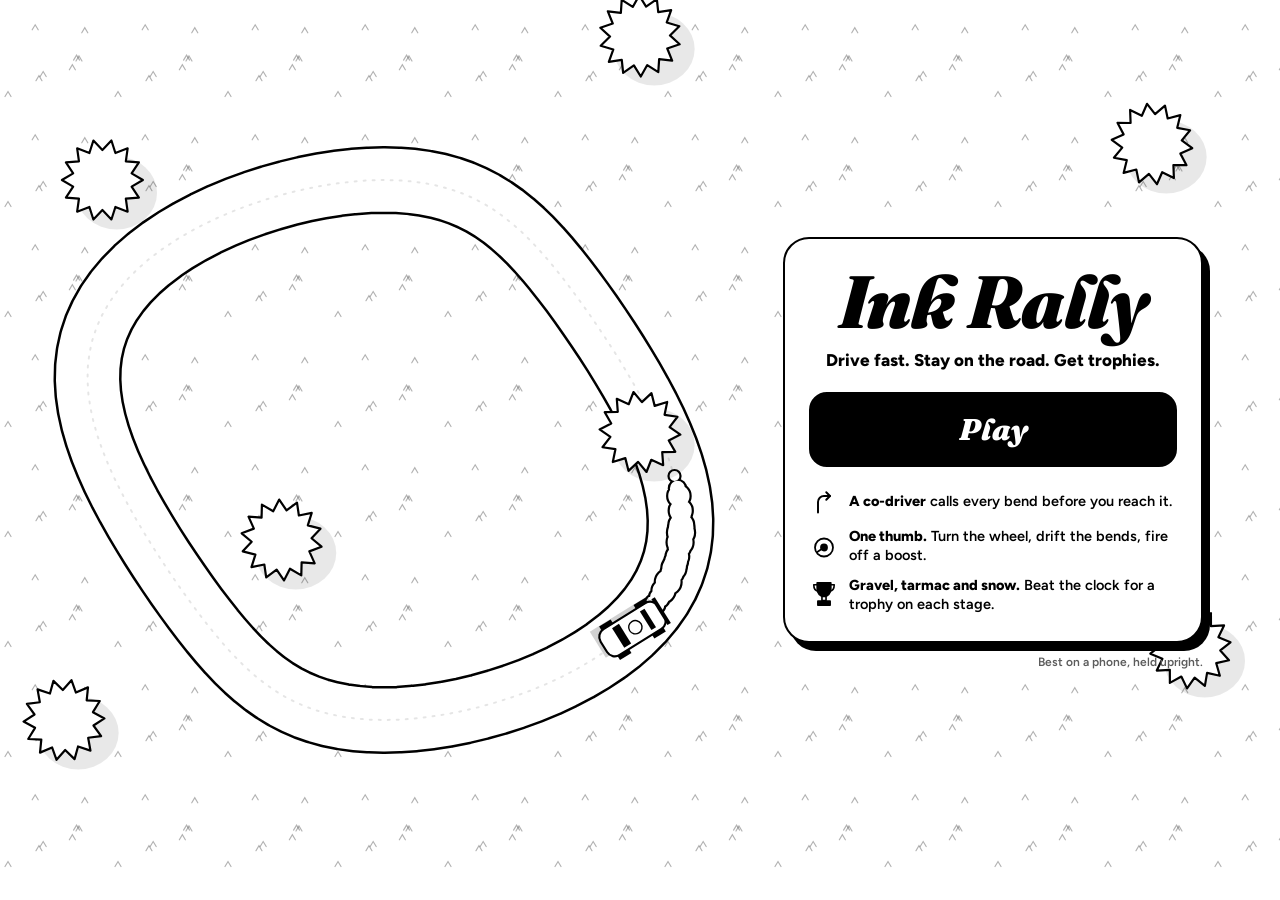
<file: index.html>
<!doctype html>
<html lang="en">
<head>
<meta charset="utf-8">
<meta name="viewport" content="width=device-width, initial-scale=1, viewport-fit=cover">
<title>Ink Rally: drive fast, stay on the road, get trophies</title>
<meta name="description" content="A minimal ink-drawn mobile rally game. Three stages, a co-driver calling every bend, and one thumb on the wheel.">
<meta name="theme-color" content="#ffffff">
<link rel="manifest" href="/manifest.webmanifest">
<link rel="icon" type="image/svg+xml" href="/icons/icon.svg">
<meta name="apple-mobile-web-app-capable" content="yes">
<meta name="mobile-web-app-capable" content="yes">
<meta name="apple-mobile-web-app-title" content="Ink Rally">
<meta property="og:type" content="website">
<meta property="og:site_name" content="Ink Rally">
<meta property="og:title" content="Ink Rally">
<meta property="og:description" content="Drive fast. Stay on the road. Get trophies.">
<link rel="preconnect" href="https://fonts.googleapis.com">
<link rel="preconnect" href="https://fonts.gstatic.com" crossorigin>
<link href="https://fonts.googleapis.com/css2?family=Fraunces:ital,opsz,wght@1,9..144,900&family=Figtree:wght@600;800&display=swap" rel="stylesheet">
<style>
:root{--paper:#fff;--ink:#000;--soft:#5c5c5c;--display:"Fraunces",Georgia,serif;--ui:"Figtree",system-ui,-apple-system,"Segoe UI",sans-serif;color-scheme:light;box-sizing:border-box}
@media (prefers-color-scheme:dark){:root:not([data-theme="light"]){--paper:#fff;--ink:#000;--soft:#5c5c5c}}
*,*::before,*::after{box-sizing:inherit}
html,body{margin:0;min-height:100%;background:var(--paper);color:var(--ink);font-family:var(--ui)}
canvas{position:fixed;inset:0;width:100%;height:100%;display:block;z-index:0}
main{position:relative;z-index:1;min-height:100vh;min-height:100dvh;display:grid;place-items:end center;align-content:end;padding:24px 16px calc(env(safe-area-inset-bottom,0px) + 18px)}
@media (min-aspect-ratio:1/1){main{place-items:center end;align-content:center;padding-right:6vw}}
.card{width:min(420px,100%);background:var(--paper);border:2.5px solid var(--ink);border-radius:26px;box-shadow:7px 8px 0 var(--ink);padding:28px 24px 22px;text-align:center;
  animation:in .8s cubic-bezier(.3,.7,.3,1) both .2s}
@keyframes in{0%{opacity:0;transform:translateY(60px) scale(.8,1.2)}55%{opacity:1;transform:translateY(-8px) scale(1.04,.96)}78%{transform:translateY(2px) scale(.99,1.01)}100%{transform:none}}
h1{font-family:var(--display);font-style:italic;font-weight:900;font-size:clamp(50px,14vw,74px);line-height:.95;margin:0;letter-spacing:-.01em}
.tag{font-weight:800;font-size:17px;margin:12px 0 22px}
.play{display:block;width:100%;background:var(--ink);color:var(--paper);text-decoration:none;border-radius:18px;padding:17px 20px;font-family:var(--display);font-style:italic;font-weight:900;font-size:30px;
  border:2.5px solid var(--ink);transition:transform .22s cubic-bezier(.34,1.56,.64,1)}
.play:hover{transform:translateY(-2px)}
.play:active{transform:scale(1.04,.9)}
.play:focus-visible{outline:3px solid var(--ink);outline-offset:4px}
.feats{list-style:none;padding:0;margin:20px 0 4px;display:grid;gap:10px;text-align:left}
.feats li{display:grid;grid-template-columns:30px 1fr;gap:10px;align-items:center;font-weight:600;font-size:14.5px;line-height:1.35}
.feats svg{width:30px;height:30px}
.feats b{font-weight:800}
footer{margin-top:12px;font-size:12px;font-weight:600;color:var(--soft)}
@media (prefers-reduced-motion:reduce){.card{animation:none}}
</style>
</head>
<body>
<canvas id="c" aria-hidden="true"></canvas>
<main>
  <div class="card">
    <h1>Ink Rally</h1>
    <p class="tag">Drive fast. Stay on the road. Get trophies.</p>
    <a class="play" href="/play/">Play</a>
    <ul class="feats">
      <li><svg viewBox="0 0 40 40" aria-hidden="true"><g fill="none" stroke="#000" stroke-width="2.6" stroke-linecap="round" stroke-linejoin="round"><path d="M12 34V20a8 8 0 0 1 8-8h8"/><path d="M23 7l5 5-5 5"/></g></svg><span><b>A co-driver</b> calls every bend before you reach it.</span></li>
      <li><svg viewBox="0 0 40 40" aria-hidden="true"><g stroke="#000" stroke-width="2.4" fill="none" stroke-linecap="round"><circle cx="20" cy="22" r="12" fill="#fff"/><circle cx="20" cy="22" r="4" fill="#000"/><path d="M20 22l-9 6"/></g></svg><span><b>One thumb.</b> Turn the wheel, drift the bends, fire off a boost.</span></li>
      <li><svg viewBox="0 0 40 44" aria-hidden="true"><g stroke="#000" stroke-width="2.4" stroke-linejoin="round" stroke-linecap="round"><path d="M10 7H5c0 6 3 9 6.5 9.5M30 7h5c0 6-3 9-6.5 9.5" fill="none"/><path d="M10 4h20v9c0 7-4.5 11-10 11S10 20 10 13z" fill="#000"/><path d="M17 24h6v6h-6z" fill="#fff"/><path d="M11 31h18v6H11z" fill="#000"/></g></svg><span><b>Gravel, tarmac and snow.</b> Beat the clock for a trophy on each stage.</span></li>
    </ul>
  </div>
  <footer>Best on a phone, held upright.</footer>
</main>
<script>
if('serviceWorker' in navigator&&location.protocol==='https:') navigator.serviceWorker.register('/sw.js').catch(()=>{});
/* ---------- an ink rally car sliding round a loop of gravel behind the card ---------- */
(()=>{
  const cv=document.getElementById('c'), ctx=cv.getContext('2d'), TAU=Math.PI*2;
  const still=matchMedia('(prefers-reduced-motion: reduce)').matches;
  let W=0,H=0,D=1,pat=null;
  function tile(){ const c=document.createElement('canvas'); c.width=c.height=Math.round(110*D); const g=c.getContext('2d'); g.scale(D,D);
    g.fillStyle='#fff'; g.fillRect(0,0,110,110); g.strokeStyle='#000'; g.globalAlpha=.3; g.lineWidth=1.2; g.lineCap='round';
    let s=7; const r=()=>{ s=(s*16807)%2147483647; return (s-1)/2147483646; };
    for(let i=0;i<8;i++){ const x=8+r()*94,y=8+r()*94; g.beginPath(); g.moveTo(x-3,y+2); g.lineTo(x,y-3); g.lineTo(x+3,y+2); g.stroke(); }
    pat=ctx.createPattern(c,'repeat'); pat.setTransform&&pat.setTransform(new DOMMatrix([1/D,0,0,1/D,0,0])); }
  function resize(){ D=Math.min(2,devicePixelRatio||1); W=innerWidth; H=innerHeight; cv.width=W*D; cv.height=H*D; tile(); }
  addEventListener('resize',resize); resize();
  // the loop lives above the card in portrait and beside it in landscape
  const box=()=>H>W?{x:W/2,y:H*.22,rx:W*.36,ry:H*.14}:{x:W*.3,y:H/2,rx:W*.22,ry:H*.3};
  const at=u=>{ const b=box(), a=u*TAU; return [b.x+Math.cos(a)*b.rx*(1+.18*Math.sin(2*a)), b.y+Math.sin(a)*b.ry]; };
  const trees=[[.08,.1],[.9,.08],[.5,.02],[.93,.36],[.05,.4],[.5,.24],[.22,.3],[.76,.2]];
  const dust=[];
  let t0=performance.now(), last=t0;
  function frame(now){
    const t=still?2:(now-t0)/1000, dt=Math.min(.05,(now-last)/1000); last=now;
    ctx.setTransform(D,0,0,D,0,0); ctx.fillStyle=pat; ctx.fillRect(0,0,W,H);
    const s=Math.min(W,H), rw=Math.max(26,s*.07); ctx.lineCap=ctx.lineJoin='round';
    const road=()=>{ ctx.beginPath(); for(let i=0;i<=120;i++){ const [x,y]=at(i/120); i?ctx.lineTo(x,y):ctx.moveTo(x,y); } ctx.closePath(); };
    road(); ctx.strokeStyle='#000'; ctx.lineWidth=rw+5; ctx.stroke(); road(); ctx.strokeStyle='#fff'; ctx.lineWidth=rw; ctx.stroke();
    ctx.save(); ctx.globalAlpha=.1; ctx.lineWidth=2; ctx.strokeStyle='#000'; road(); ctx.setLineDash([2,7]); ctx.stroke(); ctx.restore();
    // the car goes round, its tail hanging out through the tighter ends
    const u=(t*.09)%1, [x,y]=at(u), [x2,y2]=at(u+.004), dir=Math.atan2(y2-y,x2-x), slide=.45*Math.pow(Math.abs(Math.cos(u*TAU)),3);
    if(!still&&Math.random()<.7) dust.push({x:x-Math.cos(dir)*12,y:y-Math.sin(dir)*12,r:3+Math.random()*3,t:0,life:.7+Math.random()*.6});
    for(let i=dust.length-1;i>=0;i--){ const d=dust[i]; d.t+=dt; if(d.t>d.life) dust.splice(i,1); }
    const R=d=>{ const k=d.t/d.life; return (d.r+10*Math.sqrt(k))*(k>.65?1-(k-.65)/.35:1); };
    ctx.fillStyle='#000'; ctx.beginPath(); dust.forEach(d=>{ const r=R(d)+2.2; ctx.moveTo(d.x+r,d.y); ctx.arc(d.x,d.y,r,0,TAU); }); ctx.fill();
    ctx.fillStyle='#fff'; ctx.beginPath(); dust.forEach(d=>{ const r=R(d); ctx.moveTo(d.x+r,d.y); ctx.arc(d.x,d.y,r,0,TAU); }); ctx.fill();
    const L=Math.max(30,s*.075), Wd=L*.45;
    ctx.save(); ctx.translate(x,y); ctx.rotate(dir+slide);
    ctx.fillStyle='rgba(0,0,0,.18)'; ctx.fillRect(-L/2+4,-Wd/2+5,L,Wd);
    ctx.fillStyle='#000'; [[.3,-.55],[.3,.55],[-.3,-.55],[-.3,.55]].forEach(([a,b])=>ctx.fillRect(a*L-L*.1,b*Wd-Wd*.1,L*.2,Wd*.2));
    ctx.beginPath(); ctx.roundRect?ctx.roundRect(-L/2,-Wd/2,L,Wd,Wd*.3):ctx.rect(-L/2,-Wd/2,L,Wd); ctx.fillStyle='#fff'; ctx.fill(); ctx.lineWidth=2.2; ctx.strokeStyle='#000'; ctx.stroke();
    ctx.fillStyle='#000'; ctx.fillRect(L*.13,-Wd*.38,L*.12,Wd*.76); ctx.fillRect(-L*.31,-Wd*.36,L*.08,Wd*.72); ctx.fillRect(-L/2-2,-Wd/2,4,Wd);
    ctx.beginPath(); ctx.arc(-L*.05,0,Wd*.22,0,TAU); ctx.fillStyle='#fff'; ctx.fill(); ctx.lineWidth=1.4; ctx.stroke();
    ctx.restore();
    trees.forEach((q,i)=>{ const tx=q[0]*W, ty=q[1]*H*(H>W?1:2), r=Math.max(16,s*.045);
      ctx.fillStyle='rgba(0,0,0,.09)'; ctx.beginPath(); ctx.ellipse(tx+r*.35,ty+r*.32,r,r*.9,0,0,TAU); ctx.fill();
      ctx.beginPath(); for(let k=0;k<=28;k++){ const a=k/28*TAU+i, rr=r*(k%2?.74:1); k?ctx.lineTo(tx+Math.cos(a)*rr,ty+Math.sin(a)*rr):ctx.moveTo(tx+Math.cos(a)*rr,ty+Math.sin(a)*rr); }
      ctx.closePath(); ctx.fillStyle='#fff'; ctx.fill(); ctx.lineWidth=2.2; ctx.strokeStyle='#000'; ctx.stroke(); });
    if(!still) requestAnimationFrame(frame);
  }
  requestAnimationFrame(frame);
})();
</script>
</body>
</html>
</file>
